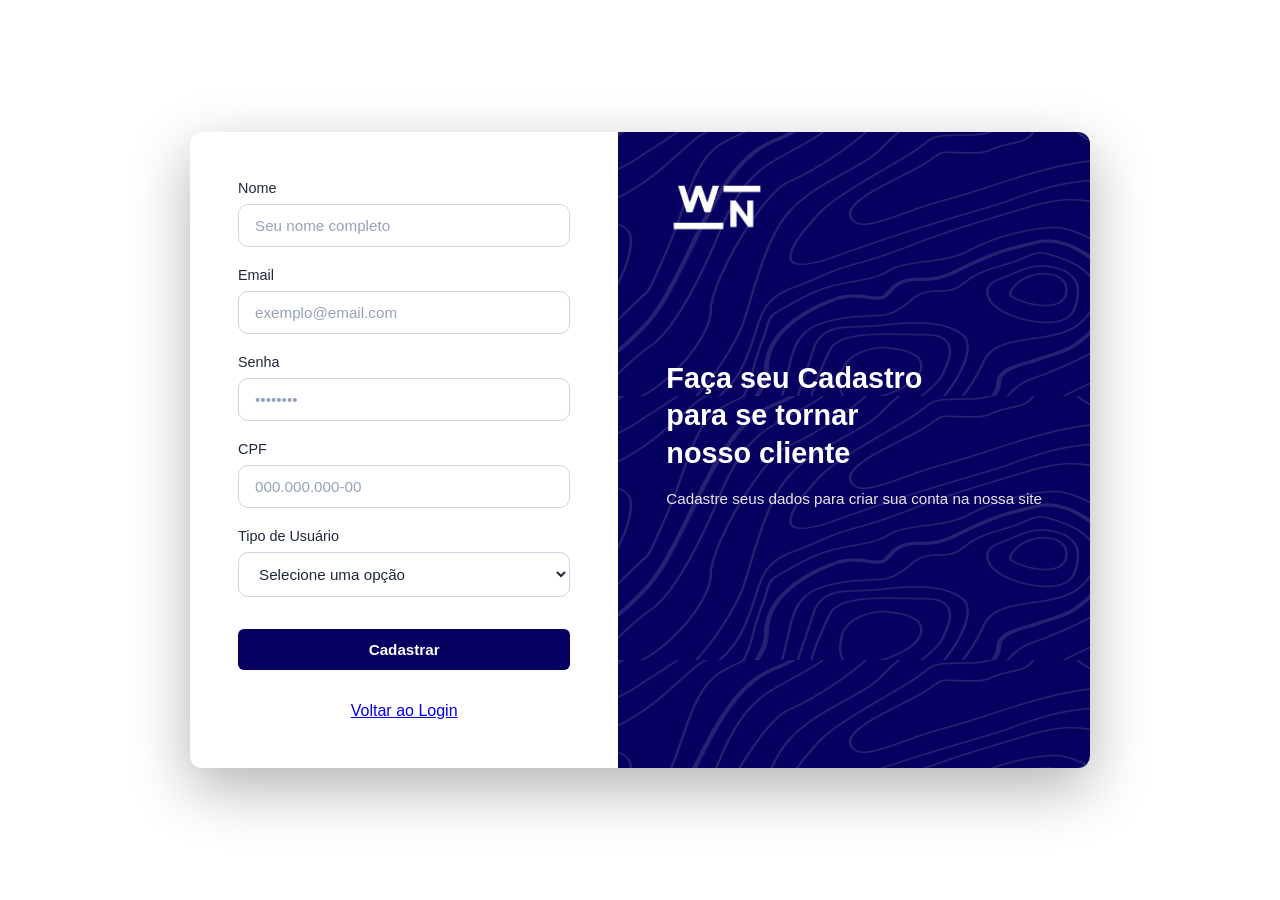
<file: WorkNet/cadastro.html>
<!DOCTYPE html>
<html lang="pt-BR">
<head>
    <meta charset="UTF-8">
    <meta name="viewport" content="width=device-width, initial-scale=1.0">
    <title>Cadastro - WorkNet</title>
    <link rel="stylesheet" href="/WorkNet/style/cadastro.css">
</head>
<body>
    <main>
        <section class="form-section">
            <form>
                <fieldset>
                    <legend class="sr-only">Dados de Cadastro</legend>
                    
                    <label for="nome">
                        <span>Nome</span>
                        <input 
                            type="text" 
                            id="nome" 
                            name="nome" 
                            placeholder="Seu nome completo"
                            required
                        >
                    </label>

                    <label for="email">
                        <span>Email</span>
                        <input 
                            type="email" 
                            id="email" 
                            name="email" 
                            placeholder="exemplo@email.com"
                            required
                        >
                    </label>

                    <label for="senha">
                        <span>Senha</span>
                        <input 
                            type="password" 
                            id="senha" 
                            name="senha" 
                            placeholder="••••••••"
                            required
                        >
                    </label>

                    <label for="cpf">
                        <span>CPF</span>
                        <input 
                            type="text" 
                            id="cpf" 
                            name="cpf" 
                            placeholder="000.000.000-00"
                            required
                        >
                    </label>

                    <label for="tipo-usuario">
                        <span>Tipo de Usuário</span>
                        <select id="tipo-usuario" name="tipo-usuario" required>
                            <option value="">Selecione uma opção</option>
                            <option value="cliente">Cliente</option>
                            <option value="prestador">Prestador de Serviços</option>
                        </select>
                    </label>
                </fieldset>

                <footer class="form-footer">
                    <button type="submit" class="btn-primary">Cadastrar</button>
                    <a href="#" class="link-login"><a href="/WorkNet/login.html">Voltar ao Login</a></a>
                </footer>
            </form>
        </section>

        <section class="welcome-section">
            <header>
                <img src="/WorkNet/img/imagem_2025-10-29_203356460-removebg-preview.png" alt="">
            </header>
            <article>
                <h2>Faça seu Cadastro<br>para se tornar<br>nosso cliente</h2>
                <p>Cadastre seus dados para criar sua conta na nossa site</p>
            </article>
        </section>
    </main>

    <script src="/WorkNet/JS/cadastro.js" defer></script>
</body>
</html>
</file>
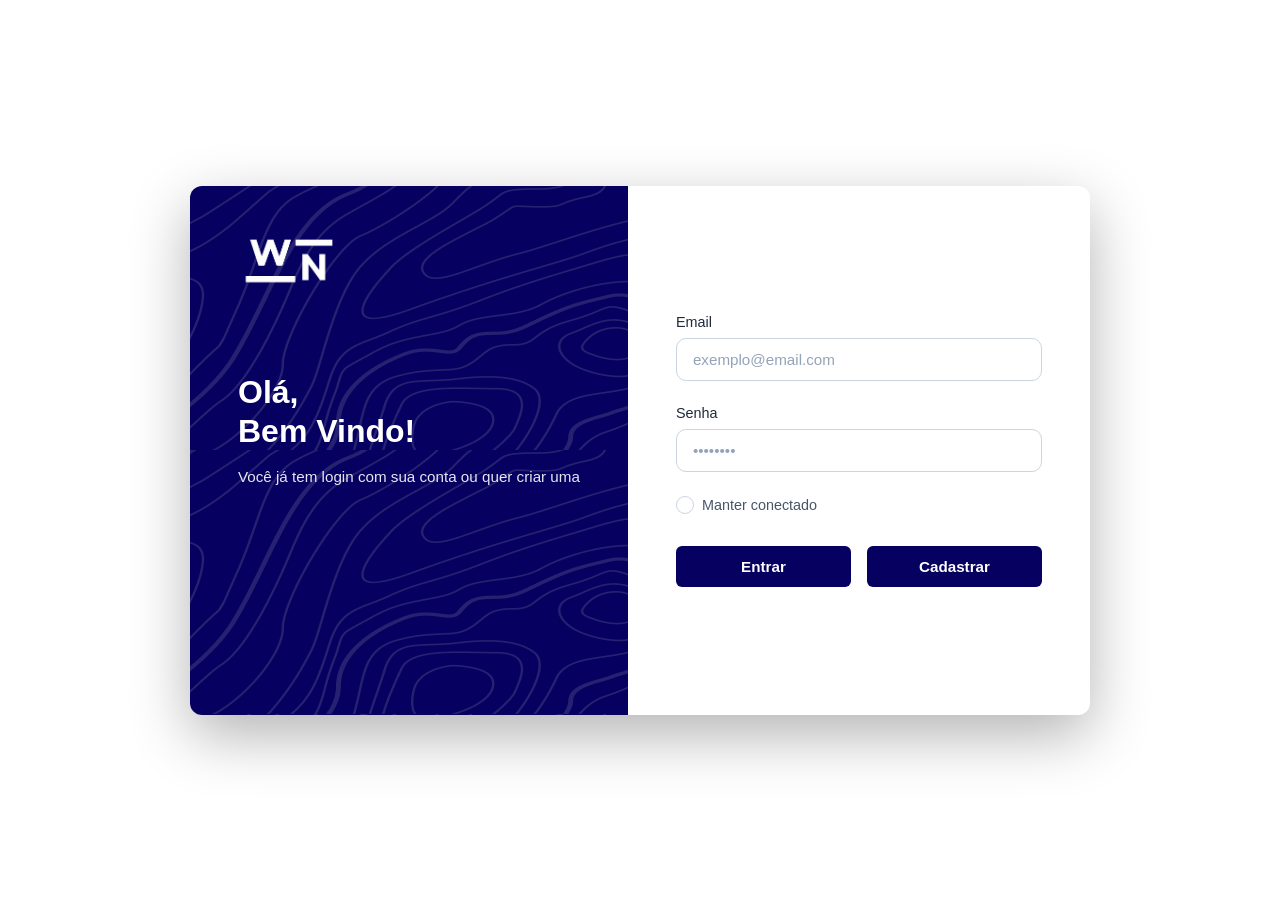
<file: WorkNet/home.html>
<!DOCTYPE html>
<html lang="pt-BR">
<head>
  <meta charset="UTF-8">
  <meta name="viewport" content="width=device-width, initial-scale=1.0">
  <title>Início - WorkNet</title>
  <link rel="stylesheet" href="/WorkNet/style/home.css">
</head>

<body>
  <!-- ===== Cabeçalho Principal ===== -->
  <header class="cabecalho-principal">
    <nav class="barra-navegacao">

      <section class="marca-navegacao">
        <img src="/WorkNet/img/imagem_2025-10-29_203356460-removebg-preview.png" alt="Logotipo WorkNet">
      </section>

      <form class="formulario-pesquisa" id="formulario-pesquisa">
        <input 
          type="search" 
          id="campo-pesquisa" 
          placeholder="Busque por serviços ou categorias..."
          autocomplete="off"
        >
        <button type="submit" aria-label="Buscar">🔍</button>
      </form>

      <section class="usuario-navegacao">
        <a href="#">Início</a>
        <a href="#">Serviços</a>
        <a href="#">Sobre</a>
        <button id="botao-sair" class="botao-sair" onclick="window.location.href='index.html'">Sair</button>
      </section>
    </nav>
  </header>

  <!-- ===== Conteúdo Principal ===== -->
  <main class="conteudo-principal">

    <!-- ===== Serviços em Destaque ===== -->
    <section class="secao-servicos-destaque">
      <header class="cabecalho-secao">
        <h2>Serviços mais contratados</h2>
      </header>

      <article class="grade-servicos">
        <figure class="item-servico">
          <img src="/WorkNet/img/carreto.jpeg" alt="Serviço de Fretagem">
          <figcaption>
            <h3>Serviço de Fretagem</h3>
            <p>Transporte rápido, seguro e confiável.</p>
          </figcaption>
        </figure>

        <figure class="item-servico">
          <img src="/WorkNet/img/download.jpeg" alt="Serviço de Doméstica">
          <figcaption>
            <h3>Serviço Doméstico</h3>
            <p>Deixe sua casa sempre limpa e organizada.</p>
          </figcaption>
        </figure>

        <figure class="item-servico">
          <img src="/WorkNet/img/download.jpeg" alt="Diarista">
          <figcaption>
            <h3>Encanador</h3>
            <p>Resolva problemas envolvendo encanção de maneira rápida.</p>
            
          </figcaption>
        </figure>
      </article>
    </section>

    <!-- ===== Categorias ===== -->
    <section class="secao-categorias">
      <header class="cabecalho-secao">
        <h2>Categorias</h2>
      </header>

      <article class="grade-categorias">
        <figure class="cartao-categoria" data-categoria="babysitter">
          <img src="" alt="Babá">
          <figcaption><h3>Babá</h3></figcaption>
        </figure>

        <figure class="cartao-categoria" data-categoria="jardinagem">
          <img src="" alt="Jardinagem">
          <figcaption><h3>Jardinagem</h3></figcaption>
        </figure>

        <figure class="cartao-categoria" data-categoria="pintura">
          <img src="" alt="Pintura">
          <figcaption><h3>Pintura</h3></figcaption>
        </figure>

        <figure class="cartao-categoria" data-categoria="eletricista">
          <img src"" alt="Eletricista">
          <figcaption><h3>Eletricista</h3></figcaption>
        </figure>
      </article>
    </section>

    <!-- ===== Divulgação de Serviços ===== -->
    <section class="secao-divulgacao-servicos">
      <header class="cabecalho-secao">
        <h2>Divulgação de Serviços</h2>
        <button class="botao-adicionar-servico" id="botao-adicionar-servico">+ Divulgar Serviço</button>
      </header>

      <section id="sem-resultados" class="sem-resultados" style="display: none;">
        <p>😕 Nenhum resultado encontrado</p>
        <span>Tente pesquisar outro termo ou categoria</span>
      </section>

      <article class="grade-divulgacoes" id="grade-servicos">
        <!-- Cards de serviços gerados via JavaScript -->
      </article>
    </section>
  </main>

  <!-- ===== Rodapé ===== -->
  <footer>
    <section class="container-rodape">

      <section class="rodape-esquerda">
        <h2 class="logo">WorkNet</h2>

        <nav aria-label="Redes sociais" class="icones-sociais">
          <ul>
            <li><a href="#"><img src="/WorkNet/img/icons/facebook.png" alt="Facebook"></a></li>
            <li><a href="#"><img src="/WorkNet/img/icons/linkedin.png" alt="LinkedIn"></a></li>
            <li><a href="#"><img src="/WorkNet/img/icons/instagram.png" alt="Instagram"></a></li>
          </ul>
        </nav>
      </section>

      <nav aria-label="Links institucionais" class="rodape-direita">
        <ul>
          <li><a href="#">Serviços Populares</a></li>
          <li><a href="#">Categorias</a></li>
          <li><a href="#">Avaliações</a></li>
          <li><a href="#">Sobre Nós</a></li>
        </ul>
      </nav>
    </section>
  </footer>

  <!-- ===== Modal de Novo Serviço ===== -->
  <section id="modal-servico" class="modal" style="display: none;">
    <article class="conteudo-modal">
      <header class="cabecalho-modal">
        <h2>Divulgar Novo Serviço</h2>
        <button class="botao-fechar-modal" id="fechar-modal">&times;</button>
      </header>

      <form id="formulario-servico">
        <fieldset>
          <legend class="sr-only">Informações do Serviço</legend>

          <label for="titulo-servico">
            <span>Título do Serviço</span>
            <input type="text" id="titulo-servico" required>
          </label>

          <label for="categoria-servico">
            <span>Categoria</span>
            <select id="categoria-servico" required>
              <option value="">Selecione uma categoria</option>
              <option value="tecnologia">💻 Tecnologia</option>
              <option value="design">🎨 Design</option>
              <option value="educacao">📚 Educação</option>
              <option value="saude">🏥 Saúde</option>
              <option value="construcao">🔨 Construção</option>
              <option value="beleza">💄 Beleza</option>
              <option value="alimentacao">🍔 Alimentação</option>
            </select>
          </label>

          <label for="descricao-servico">
            <span>Descrição</span>
            <textarea id="descricao-servico" rows="4" required></textarea>
          </label>

          <label for="preco-servico">
            <span>Preço (R$)</span>
            <input type="number" id="preco-servico" min="0" step="0.01" required>
          </label>
        </fieldset>

        <footer class="rodape-modal">
          <button type="submit" class="botao-enviar">Publicar Serviço</button>
          <button type="button" class="botao-cancelar" id="cancelar-modal">Cancelar</button>
        </footer>
      </form>
    </article>
  </section>

  <script src="/WorkNet/JS/home.js"></script>
</body>
</html>
</file>
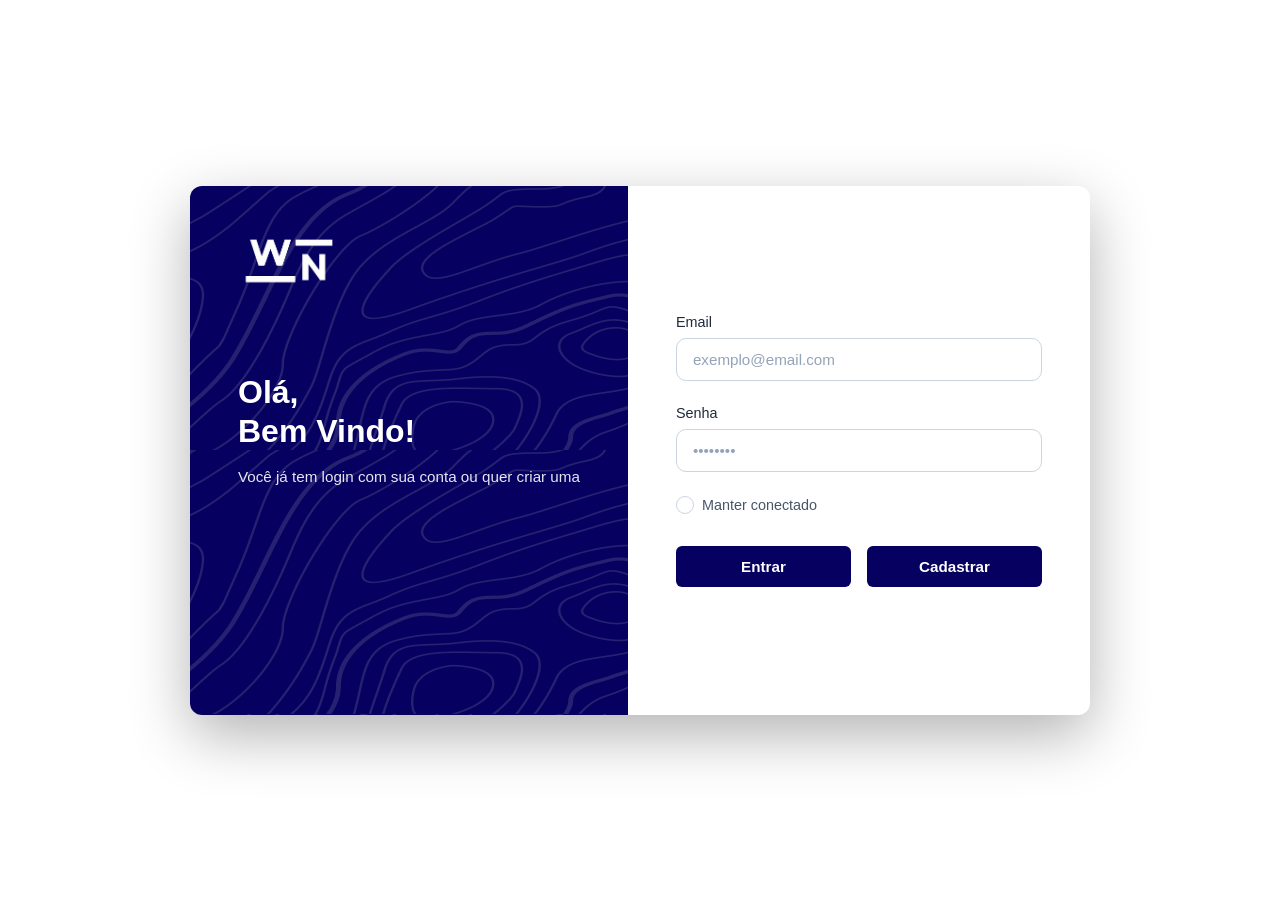
<file: WorkNet/login.html>
<!DOCTYPE html>
<html lang="pt-BR">
<head>
    <meta charset="UTF-8">
    <meta name="viewport" content="width=device-width, initial-scale=1.0">
    <title>Login - WorkNet</title>
    <link rel="stylesheet" href="/WorkNet/style/login.css">
</head>
<body>
    <main>
        <section class="welcome-section">
            <header>
                <img src="/WorkNet/img/imagem_2025-10-29_203356460-removebg-preview.png" alt="">
            </header>
            <article>
                <h2>Olá,<br>Bem Vindo!</h2>
                <p>Você já tem login com sua conta ou quer criar uma</p>
            </article>
        </section>

        <section class="form-section">
            <form>
                <fieldset>
                    <legend class="sr-only">Dados de Login</legend>
                    
                    <label for="email">
                        <span>Email</span>
                        <input 
                            type="email" 
                            id="email" 
                            name="email" 
                            placeholder="exemplo@email.com"
                            required
                        >
                    </label>

                    <label for="senha">
                        <span>Senha</span>
                        <input 
                            type="password" 
                            id="senha" 
                            name="senha" 
                            placeholder="••••••••"
                            required
                        >
                    </label>

                    <label class="checkbox-label">
                        <input 
                            type="checkbox" 
                            id="manter-conectado" 
                            name="manter-conectado"
                        >
                        <span>Manter conectado</span>
                    </label>

                </fieldset>

                <footer class="form-footer">
                    <button type="submit" class="btn-primary">Entrar</button>
                    <button type="button" class="btn-secondary"><a href="/WorkNet/cadastro.html">Cadastrar</a></button>
                </footer>
            </form>
        </section>
    </main>

    <script src="/WorkNet/JS/login.js" defer></script>
</body>
</html>
</file>
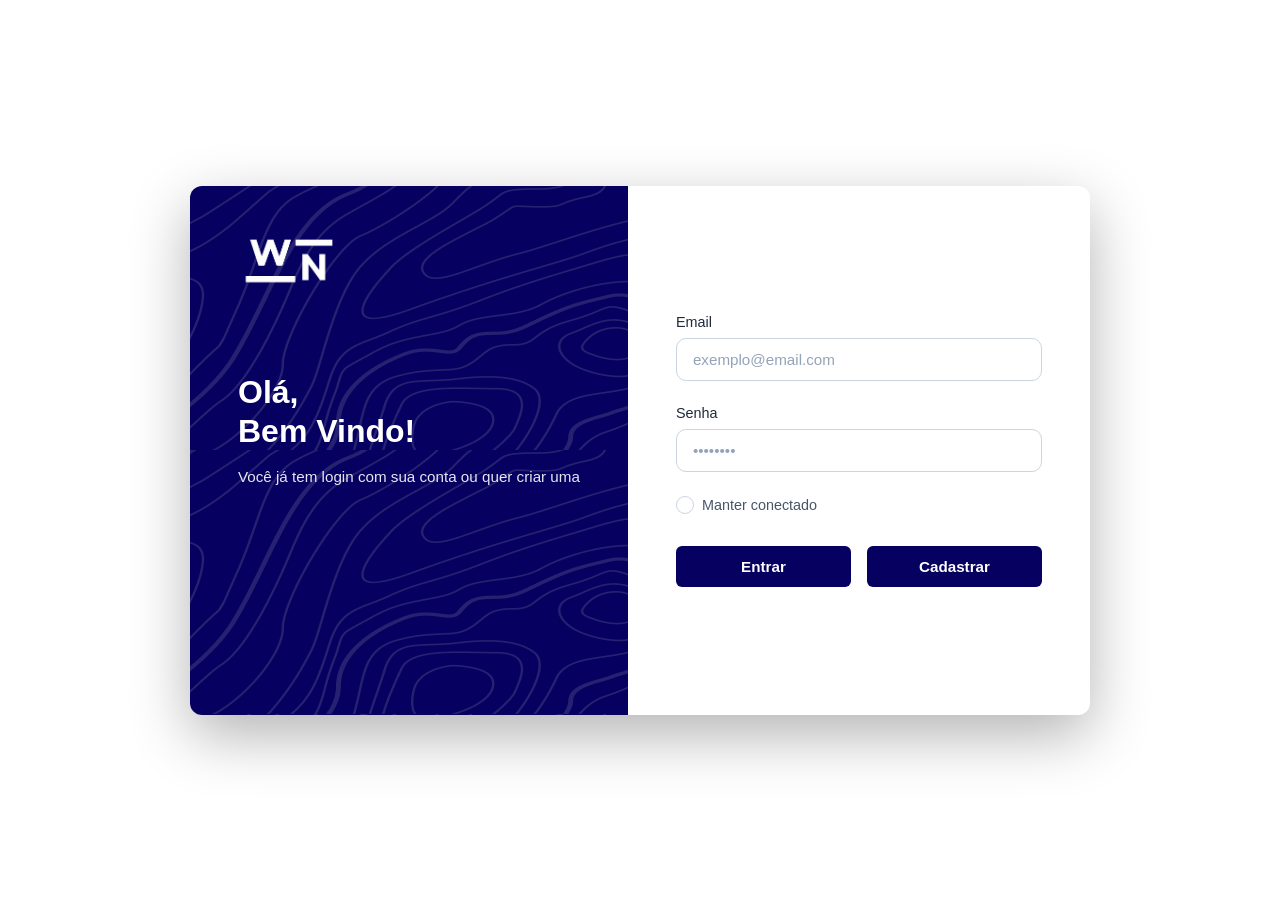
<file: WorkNet/perfil.html>
<!DOCTYPE html>
<html lang="pt-BR">
<head>
    <meta charset="UTF-8">
    <meta name="viewport" content="width=device-width, initial-scale=1.0">
    <title>WorkNet - Meu Perfil</title>
    <link rel="stylesheet" href="/WorkNet/style/perfil.css">
</head>
<body>
    <!-- Cabeçalho -->
    <header class="cabecalho-principal">
        <nav class="barra-navegacao">
            <section class="marca-navegacao">
                <a href="/WorkNet/home.html">
                    <img src="/WorkNet/img/imagem_2025-10-29_203356460-removebg-preview.png" alt="Logotipo WorkNet">
                </a>
            </section>

            <form class="formulario-pesquisa" id="formulario-pesquisa">
                <input 
                    type="search" 
                    id="campo-pesquisa" 
                    placeholder="Busque por serviços ou categorias..."
                    autocomplete="off"
                >
                <button type="submit" aria-label="Buscar">🔍</button>
            </form>

            <section class="usuario-navegacao">
                <a href="/WorkNet/home.html">Início</a>
                <a href="/WorkNet/home.html#servicos">Serviços</a>
                <a href="/WorkNet/perfil.html#sobre">Sobre</a>
                <button id="botao-perfil" class="botao-perfil" onclick="window.location.href='/WorkNet/perfil.html'">Perfil</button>
                <button id="botao-sair" class="botao-sair">Sair</button>
            </section>
        </nav>
    </header>

    <!-- Conteúdo Principal -->
    <main class="conteudo-principal">
        <section class="container-perfil">
            
            <!-- Card do Perfil -->
            <article class="card-perfil">
                <header class="perfil-header">
                    <div class="avatar-container">
                        <div class="avatar" id="avatar-usuario">
                            <span id="avatar-iniciais"></span>
                        </div>
                        <button class="btn-editar-avatar" title="Alterar foto">📷</button>
                    </div>
                    
                    <div class="perfil-info">
                        <h1 id="perfil-nome">Carregando...</h1>
                        <p class="perfil-tipo" id="perfil-tipo">...</p>
                        <p class="perfil-membro-desde">Membro desde <span id="perfil-data"></span></p>
                    </div>
                </header>

                <div class="perfil-stats">
                    <div class="stat-item">
                        <span class="stat-numero" id="stat-servicos">0</span>
                        <span class="stat-label">Serviços</span>
                    </div>
                    <div class="stat-item">
                        <span class="stat-numero" id="stat-avaliacoes">0</span>
                        <span class="stat-label">Avaliações</span>
                    </div>
                    <div class="stat-item">
                        <span class="stat-numero" id="stat-contratos">0</span>
                        <span class="stat-label">Contratos</span>
                    </div>
                </div>
            </article>

            <!-- Informações Detalhadas -->
            <article class="card-informacoes">
                <header class="card-header">
                    <h2>Informações Pessoais</h2>
                    <button class="btn-editar-info" id="btn-editar-info">✏️ Editar</button>
                </header>

                <div class="informacoes-grid">
                    <div class="info-item">
                        <span class="info-label">Email:</span>
                        <span class="info-valor" id="info-email">email@exemplo.com</span>
                    </div>

                    <div class="info-item">
                        <span class="info-label">CPF:</span>
                        <span class="info-valor" id="info-cpf">000.000.000-00</span>
                    </div>

                    <div class="info-item">
                        <span class="info-label">Tipo de Usuário:</span>
                        <span class="info-valor" id="info-tipo-usuario">Cliente</span>
                    </div>

                    <div class="info-item">
                        <span class="info-label">Cadastro:</span>
                        <span class="info-valor" id="info-data-cadastro">00/00/0000</span>
                    </div>
                </div>
            </article>

            <!-- Ações do Perfil (visível apenas para prestadores) -->
            <article class="card-acoes" id="card-acoes-prestador" style="display: none;">
                <header class="card-header">
                    <h2>Ações do Prestador</h2>
                </header>

                <div class="acoes-grid">
                    <button class="btn-acao btn-cadastrar-servico" id="btn-cadastrar-servico" onclick="window.location.href='/WorkNet/cadastro_servico.html'">
                        <span class="icone">+</span>
                        <span class="texto">Cadastrar Serviço</span>
                    </button>

                    <button class="btn-acao btn-meus-servicos" id="btn-meus-servicos">
                        <span class="icone">📋</span>
                        <span class="texto">Meus Serviços</span>
                    </button>
                </div>
            </article>

            <!-- Meus Serviços (para prestadores) -->
            <article class="card-meus-servicos" id="card-meus-servicos" style="display: none;">
                <header class="card-header">
                    <h2>Meus Serviços Cadastrados</h2>
                </header>

                <div class="servicos-lista" id="servicos-lista">
                    <!-- Serviços serão renderizados aqui -->
                </div>
            </article>

            <!-- Configurações -->
            <article class="card-configuracoes">
                <header class="card-header">
                    <h2>Configurações</h2>
                </header>

                <div class="configuracoes-lista">
                    <button class="config-item" id="btn-alterar-senha">
                        <span class="config-icone">🔒</span>
                        <div class="config-info">
                            <span class="config-titulo">Alterar Senha</span>
                            <span class="config-descricao">Modifique sua senha de acesso</span>
                        </div>
                        <span class="config-seta">›</span>
                    </button>

                    <button class="config-item" id="btn-notificacoes">
                        <span class="config-icone">🔔</span>
                        <div class="config-info">
                            <span class="config-titulo">Notificações</span>
                            <span class="config-descricao">Gerencie suas notificações</span>
                        </div>
                        <span class="config-seta">›</span>
                    </button>

                    <button class="config-item config-item-danger" id="btn-excluir-conta">
                        <span class="config-icone">🗑️</span>
                        <div class="config-info">
                            <span class="config-titulo">Excluir Conta</span>
                            <span class="config-descricao">Remover permanentemente sua conta</span>
                        </div>
                        <span class="config-seta">›</span>
                    </button>
                </div>
            </article>
        </section>
    </main>

    <!-- Rodapé -->
    <footer>
        <section class="container-rodape">
            <section class="rodape-esquerda">
                <h2 class="logo">WorkNet</h2>
                <nav aria-label="Redes sociais" class="icones-sociais">
                    <ul>
                        <li><a href="#"><img src="/WorkNet/img/icons/facebook.png" alt="Facebook"></a></li>
                        <li><a href="#"><img src="/WorkNet/img/icons/linkedin.png" alt="LinkedIn"></a></li>
                        <li><a href="#"><img src="/WorkNet/img/icons/instagram.png" alt="Instagram"></a></li>
                    </ul>
                </nav>
            </section>

            <nav aria-label="Links institucionais" class="rodape-direita">
                <ul>
                    <li><a href="/WorkNet/home.html#servicos">Serviços Populares</a></li>
                    <li><a href="/WorkNet/home.html#servicos">Categorias</a></li>
                    <li><a href="/WorkNet/home.html#servicos">Avaliações</a></li>
                    <li><a href="/WorkNet/index.html#sobre">Sobre Nós</a></li>
                </ul>
            </nav>
        </section>
    </footer>

    <script src="/WorkNet/JS/perfil.js"></script>
</body>
</html>
</file>
<file: WorkNet/style/cadastro.css>
* {
    margin: 0;
    padding: 0;
    box-sizing: border-box;
}

img{
    width: 100px;
}

.welcome-section img{
    order: 1;
}

body {
    font-family: 'Segoe UI', Tahoma, Geneva, Verdana, sans-serif;
    background-color: #ffff;
    min-height: 100vh;
    display: flex;
    justify-content: center;
    align-items: center;
    padding: 2rem;
}

.sr-only {
    position: absolute;
    width: 1px;
    height: 1px;
    padding: 0;
    margin: -1px;
    overflow: hidden;
    clip: rect(0, 0, 0, 0);
    white-space: nowrap;
    border-width: 0;
}

main {
    display: flex;
    max-width: 900px;
    width: 100%;
    background: white;
    border-radius: 12px;
    overflow: hidden;
    box-shadow: 0 20px 60px rgba(0, 0, 0, 0.3);
}

.form-section {
    flex: 1;
    padding: 3rem;
    display: flex;
    flex-direction: column;
    justify-content: center;
    order: 1;
}

.welcome-section {
    background: url(/WorkNet/img/Vector.png);
    background-color: #060061;
    color: white;
    padding: 3rem;
    display: flex;
    gap: 120px;
    flex-direction: column;
    order: 2;
}

.welcome-section header h1 {
    font-size: 2rem;
    font-weight: bold;
    letter-spacing: 2px;
}

.welcome-section header h1 span {
    text-decoration: underline;
}

.welcome-section article h2 {
    font-size: 1.8rem;
    margin-bottom: 1rem;
    line-height: 1.3;
}

.welcome-section article p {
    font-size: 0.95rem;
    opacity: 0.9;
    line-height: 1.5;
}

form {
    width: 100%;
}

fieldset {
    border: none;
    display: flex;
    flex-direction: column;
    gap: 1.25rem;
    margin-bottom: 2rem;
}

label {
    display: flex;
    flex-direction: column;
    gap: 0.5rem;
}

label span {
    font-size: 0.9rem;
    font-weight: 500;
    color: #1e293b;
}

input,
select {
    padding: 0.75rem 1rem;
    border: 1px solid #cbd5e1;
    border-radius: 10px;
    font-size: 0.95rem;
    transition: border-color 0.3s;
    background-color: white;
}

input:focus,
select:focus {
    outline: none;
    border-color: #3b82f6;
}

input::placeholder {
    color: #94a3b8;
}

select {
    cursor: pointer;
    color: #1e293b;
}

select option {
    padding: 0.5rem;
}

.form-footer {
    display: flex;
    flex-direction: column;
    gap: 1rem;
    align-items: center;
}

button {
    width: 100%;
    padding: 0.75rem 1.5rem;
    border: none;
    border-radius: 6px;
    font-size: 0.95rem;
    font-weight: 600;
    cursor: pointer;
    transition: all 0.3s;
}

.btn-primary {
    background-color: #060061;
    color: white;
}

.btn-primary:hover {
    background-color: #060061;
    transform: translateY(-2px);
    box-shadow: 0 4px 12px rgba(59, 130, 246, 0.4);
}

.link-login {
    color: #2563eb;
    text-decoration: none;
    font-size: 0.9rem;
    transition: color 0.3s;
}

.link-login:hover {
    color: #2563eb;
    text-decoration: underline;
}

@media (max-width: 768px) {
    main {
        flex-direction: column;
    }

    .form-section {
        padding: 2rem;
        order: 2;
    }

    .welcome-section {
        padding: 2rem;
        order: 1;
    }
}
</file>
<file: WorkNet/style/home.css>
/* ============================================
   RESET GERAL
============================================ */
* {
  margin: 0;
  padding: 0;
  box-sizing: border-box;
}

/* ============================================
   CONFIGURAÇÃO BÁSICA
============================================ */
body {
  font-family: 'Segoe UI', Tahoma, Geneva, Verdana, sans-serif;
  background-color: #f1f5f9;
  min-height: 100vh;
  display: flex;
  flex-direction: column;
}

/* ============================================
   ELEMENTOS VISUALMENTE ESCONDIDOS (ACESSIBILIDADE)
============================================ */
.sr-only {
  position: absolute;
  width: 1px;
  height: 1px;
  padding: 0;
  margin: -1px;
  overflow: hidden;
  clip: rect(0, 0, 0, 0);
  white-space: nowrap;
  border-width: 0;
}

/* ============================================
   CABEÇALHO PRINCIPAL
============================================ */
.cabecalho-principal {
  background: url(/WorkNet/img/Vector.png);
  background-color: #060061;
  box-shadow: 0 2px 8px rgba(0, 0, 0, 0.1);
  position: sticky;
  top: 0;
  z-index: 100;
}

.barra-navegacao {
  max-width: 1400px;
  margin: 0 auto;
  padding: 1rem 2rem;
  display: flex;
  align-items: center;
  gap: 300px;
}

.marca-navegacao img {
  width: 100px;
  height: auto;
}

/* ===== Formulário de Pesquisa ===== */
.formulario-pesquisa {
  flex: 1;
  max-width: 600px;
  display: flex;
  gap: 1rem;
}

.formulario-pesquisa input {
  flex: 1;
  padding: 0.75rem 1rem;
  border: 2px solid #e2e8f0;
  border-radius: 20px;
  font-size: 0.95rem;
  transition: border-color 0.3s;
}

.formulario-pesquisa input:focus {
  outline: none;
  border-color: #060061;
}

.formulario-pesquisa button {
  padding: 0.5rem 0.5rem;
  color: white;
  border: none;
  border-radius: 25px;
  cursor: pointer;
  font-size: 1.2rem;
  transition: background-color 0.3s;
}

.formulario-pesquisa button:hover {
  background-color: #ebebeb;
}

/* ===== Navegação do Usuário ===== */
.usuario-navegacao {
  display: flex;
  align-items: center;
  gap: 1rem;
}

.usuario-navegacao a {
  color: #fff;
  text-decoration: none;
}

.botao-sair {
  padding: 0.75rem 1.5rem;
  background-color: #ef4444;
  color: white;
  border: none;
  border-radius: 6px;
  cursor: pointer;
  font-weight: 600;
  transition: background-color 0.3s;
}

.botao-sair:hover {
  background-color: #dc2626;
}

/* ============================================
   CONTEÚDO PRINCIPAL
============================================ */
.conteudo-principal {
  flex: 1;
  max-width: 1400px;
  width: 100%;
  margin: 0 auto;
  padding: 3rem 2rem;
}

/* ===== Cabeçalhos de Seção ===== */
.cabecalho-secao {
  margin-bottom: 2rem;
  text-align: center;
}

.cabecalho-secao h2 {
  font-size: 40px;
  color: #060061;
}

/* ============================================
   SERVIÇOS EM DESTAQUE
============================================ */
.secao-servicos-destaque {
  margin-bottom: 4rem;
}

.grade-servicos {
  display: grid;
  grid-template-columns: repeat(auto-fit, minmax(280px, 1fr));
  gap: 2rem;
  margin-top: 2rem;
}

.item-servico {
  background: white;
  border-radius: 12px;
  overflow: hidden;
  box-shadow: 0 2px 12px rgba(0, 0, 0, 0.1);
  transition: transform 0.3s, box-shadow 0.3s;
  cursor: pointer;
}

.item-servico:hover {
  transform: translateY(-8px);
  box-shadow: 0 8px 24px rgba(0, 0, 0, 0.15);
}

.item-servico img {
  width: 100%;
  height: 200px;
  object-fit: cover;
}

.item-servico figcaption {
  padding: 1.5rem;
}

.item-servico h3 {
  font-size: 1.1rem;
  color: #1e293b;
  margin-bottom: 0.5rem;
}

.item-servico p {
  font-size: 0.9rem;
  color: #64748b;
}

/* ============================================
   CATEGORIAS
============================================ */
.secao-categorias {
  margin-bottom: 4rem;
}

.grade-categorias {
  display: grid;
  grid-template-columns: repeat(auto-fit, minmax(250px, 1fr));
  gap: 2rem;
  margin-top: 2rem;
}

.cartao-categoria {
  background: white;
  border-radius: 12px;
  overflow: hidden;
  box-shadow: 0 2px 12px rgba(0, 0, 0, 0.1);
  transition: transform 0.3s, box-shadow 0.3s;
  cursor: pointer;
}

.cartao-categoria:hover {
  transform: translateY(-8px);
  box-shadow: 0 8px 24px rgba(0, 0, 0, 0.15);
}

.cartao-categoria img {
  width: 100%;
  height: 180px;
  object-fit: cover;
}

.cartao-categoria figcaption {
  padding: 1rem;
  text-align: center;
}

.cartao-categoria h3 {
  font-size: 1rem;
  color: #1e293b;
  font-weight: 600;
}

/* ============================================
   DIVULGAÇÃO DE SERVIÇOS
============================================ */
.secao-divulgacao-servicos {
  margin-bottom: 4rem;
}

.secao-divulgacao-servicos .cabecalho-secao {
  display: flex;
  justify-content: space-between;
  align-items: center;
  text-align: left;
}

/* ===== Botão Adicionar Serviço ===== */
.botao-adicionar-servico {
  padding: 0.75rem 1.5rem;
  background-color: #060061;
  color: white;
  border: none;
  border-radius: 8px;
  font-weight: 600;
  cursor: pointer;
  transition: all 0.3s;
  font-size: 0.95rem;
}

.botao-adicionar-servico:hover {
  background-color: #040048;
  transform: translateY(-2px);
  box-shadow: 0 4px 12px rgba(6, 0, 97, 0.3);
}

/* ===== Nenhum Resultado ===== */
.sem-resultados {
  text-align: center;
  padding: 3rem;
  color: #64748b;
}

.sem-resultados p {
  font-size: 1.5rem;
  margin-bottom: 0.5rem;
}

.sem-resultados span {
  font-size: 1rem;
}

/* ===== Grade de Serviços ===== */
.grade-divulgacoes {
  display: grid;
  grid-template-columns: repeat(auto-fit, minmax(280px, 1fr));
  gap: 2rem;
  margin-top: 2rem;
}

.cartao-divulgacao {
  background: white;
  border-radius: 12px;
  overflow: hidden;
  box-shadow: 0 2px 12px rgba(0, 0, 0, 0.1);
  transition: transform 0.3s, box-shadow 0.3s;
  cursor: pointer;
}

.cartao-divulgacao:hover {
  transform: translateY(-8px);
  box-shadow: 0 8px 24px rgba(0, 0, 0, 0.15);
}

.cartao-divulgacao img {
  width: 100%;
  height: 180px;
  object-fit: cover;
}

.cartao-divulgacao figcaption {
  padding: 1.5rem;
}

/* ============================================
   MODAL DE SERVIÇO
============================================ */
.modal {
  position: fixed;
  top: 0;
  left: 0;
  width: 100%;
  height: 100%;
  background-color: rgba(0, 0, 0, 0.6);
  display: flex;
  justify-content: center;
  align-items: center;
  z-index: 1000;
}

.conteudo-modal {
  background: white;
  border-radius: 12px;
  width: 90%;
  max-width: 600px;
  max-height: 90vh;
  overflow-y: auto;
  box-shadow: 0 20px 60px rgba(0, 0, 0, 0.3);
}

.cabecalho-modal {
  display: flex;
  justify-content: space-between;
  align-items: center;
  padding: 1.5rem;
  border-bottom: 2px solid #f1f5f9;
}

.cabecalho-modal h2 {
  font-size: 1.5rem;
  color: #1e293b;
}

.botao-fechar-modal {
  background: none;
  border: none;
  font-size: 2rem;
  color: #64748b;
  cursor: pointer;
  transition: color 0.3s;
}

.botao-fechar-modal:hover {
  color: #1e293b;
}

/* ===== Formulário do Modal ===== */
.conteudo-modal form {
  padding: 1.5rem;
}

.conteudo-modal fieldset {
  border: none;
  display: flex;
  flex-direction: column;
  gap: 1.25rem;
}

.conteudo-modal label {
  display: flex;
  flex-direction: column;
  gap: 0.5rem;
}

.conteudo-modal label span {
  font-size: 0.9rem;
  font-weight: 500;
  color: #1e293b;
}

.conteudo-modal input,
.conteudo-modal select,
.conteudo-modal textarea {
  padding: 0.75rem 1rem;
  border: 1px solid #cbd5e1;
  border-radius: 8px;
  font-size: 0.95rem;
  font-family: inherit;
  transition: border-color 0.3s;
}

.conteudo-modal input:focus,
.conteudo-modal select:focus,
.conteudo-modal textarea:focus {
  outline: none;
  border-color: #060061;
}

/* ===== Rodapé do Modal ===== */
.rodape-modal {
  display: flex;
  gap: 1rem;
  padding: 1.5rem;
  border-top: 2px solid #f1f5f9;
}

.botao-enviar,
.botao-cancelar {
  flex: 1;
  padding: 0.75rem 1.5rem;
  border: none;
  border-radius: 8px;
  font-weight: 600;
  cursor: pointer;
  transition: all 0.3s;
}

.botao-enviar {
  background-color: #060061;
  color: white;
}

.botao-enviar:hover {
  background-color: #040048;
}

.botao-cancelar {
  background-color: #e2e8f0;
  color: #475569;
}

.botao-cancelar:hover {
  background-color: #cbd5e1;
}

/* ============================================
   RODAPÉ
============================================ */
footer {
  background-color: #00084f;
  background-image: url(/WorkNet/img/Vector.png);
  background-repeat: no-repeat;
  background-size: cover;
  color: #fff;
  padding: 3rem 5rem;
  font-family: 'Poppins', sans-serif;
}

.container-rodape {
  display: flex;
  justify-content: space-between;
  align-items: center;
  flex-wrap: nowrap;
  width: 100%;
}

/* ===== Lado Esquerdo ===== */
.rodape-esquerda {
  display: flex;
  flex-direction: column;
  gap: 1.5rem;
}

.logo {
  font-size: 1.3rem;
  font-weight: 500;
  color: #fff;
}

/* ===== Ícones Sociais ===== */
.icones-sociais ul {
  display: flex;
  gap: 1rem;
  list-style: none;
}

.icones-sociais a img {
  width: 28px;
  height: 28px;
  transition: transform 0.3s ease, opacity 0.3s ease;
  filter: brightness(0) invert(1);
}

.icones-sociais a img:hover {
  opacity: 0.7;
  transform: scale(1.1);
}

/* ===== Lado Direito ===== */
.rodape-direita ul {
  list-style: none;
  display: flex;
  flex-direction: column;
  gap: 0.8rem;
  text-align: right;
}

.rodape-direita a {
  color: #fff;
  text-decoration: none;
  font-size: 0.9rem;
  transition: opacity 0.3s ease;
}

.rodape-direita a:hover {
  opacity: 0.7;
}

/* ============================================
   RESPONSIVIDADE
============================================ */
@media (max-width: 1024px) {
  .grade-servicos,
  .grade-categorias,
  .grade-divulgacoes {
    grid-template-columns: repeat(auto-fit, minmax(250px, 1fr));
  }
}

@media (max-width: 768px) {
  .barra-navegacao {
    flex-direction: column;
    gap: 1rem;
  }

  .formulario-pesquisa {
    width: 100%;
    max-width: 100%;
  }

  .conteudo-principal {
    padding: 1.5rem 1rem;
  }

  .grade-servicos,
  .grade-categorias,
  .grade-divulgacoes {
    grid-template-columns: 1fr;
  }

  .secao-divulgacao-servicos .cabecalho-secao {
    flex-direction: column;
    gap: 1rem;
    align-items: flex-start;
  }

  .botao-adicionar-servico {
    width: 100%;
  }

  .container-rodape {
    flex-direction: column;
    gap: 2rem;
    text-align: center;
  }

  .rodape-direita ul {
    text-align: center;
  }
}
</file>
<file: WorkNet/style/login.css>
* {
    margin: 0;
    padding: 0;
    box-sizing: border-box;
}

body {
    font-family: 'Segoe UI', Tahoma, Geneva, Verdana, sans-serif;
    background-color: #ffff;
    min-height: 100vh;
    display: flex;
    justify-content: center;
    align-items: center;
    padding: 2rem;
}


img{
    width: 100px;
}

.sr-only {
    position: absolute;
    width: 1px;
    height: 1px;
    padding: 0;
    margin: -1px;
    overflow: hidden;
    clip: rect(0, 0, 0, 0);
    white-space: nowrap;
    border-width: 0;
}

main {
    display: flex;
    max-width: 900px;
    width: 100%;
    background: white;
    border-radius: 12px;
    overflow: hidden;
    box-shadow: 0 20px 60px rgba(0, 0, 0, 0.3);
}

.welcome-section {
    background: url(/WorkNet/img/Vector.png);
    background-color: #060061;
    color: white;
    padding: 3rem;
    display: flex;
    gap: 80px;
    flex-direction: column;
}

.welcome-section header h1 {
    font-size: 2rem;
    font-weight: bold;
    letter-spacing: 2px;
}

.welcome-section header h1 span {
    text-decoration: underline;
}

.welcome-section article h2 {
    font-size: 2rem;
    margin-bottom: 1rem;
    line-height: 1.2;
}

.welcome-section article p {
    font-size: 0.95rem;
    opacity: 0.9;
    line-height: 1.5;
}

.form-section {
    flex: 1;
    padding: 3rem;
    padding-bottom: 8rem;
    padding-top: 8rem;
    display: flex;
    flex-direction: column;
    justify-content: center;
}

form {
    width: 100%;
}

fieldset {
    border: none;
    display: flex;
    flex-direction: column;
    gap: 1.5rem;
    margin-bottom: 2rem;
}

label {
    display: flex;
    flex-direction: column;
    gap: 0.5rem;
}

label span {
    font-size: 0.9rem;
    font-weight: 500;
    color: #1e293b;
}

input {
    padding: 0.75rem 1rem;
    border: 1px solid #cbd5e1;
    border-radius: 10px;
    font-size: 0.95rem;
    transition: border-color 0.3s;
}

input:focus {
    outline: none;
    border-color: #3b82f6;
}

input::placeholder {
    color: #94a3b8;
}

.form-footer {
    display: flex;
    gap: 1rem;
}

button {
    flex: 1;
    padding: 0.75rem 1.5rem;
    border: none;
    border-radius: 6px;
    font-size: 0.95rem;
    font-weight: 600;
    cursor: pointer;
    transition: all 0.3s;
}

.btn-primary {
    background-color: #060061;
    color: white;
}

.btn-primary:hover {
    background-color: #2563eb;
    transform: translateY(-2px);
    box-shadow: 0 4px 12px rgba(59, 130, 246, 0.4);
}

.btn-secondary {
    background-color: #060061;
    color: white;
}

.btn-secondary a{
    text-decoration: none;
    color: #ffff;
}

.btn-secondary:hover {
    background-color: #2563eb;
    transform: translateY(-2px);
    box-shadow: 0 4px 12px rgba(30, 41, 59, 0.4);
}

.checkbox-label {
    flex-direction: row;
    align-items: center;
    /* gap: 0.5rem; */
    cursor: pointer;
}

.checkbox-label input[type="checkbox"] {
    appearance: none;
    -webkit-appearance: none;
    padding: 8px;
    cursor: pointer;
    position: relative;
    transition: all 0.3s ease;
}

.checkbox-label input[type="checkbox"]:hover {
    border-color: #060061;
}

.checkbox-label input[type="checkbox"]:checked {
    background-color: #060061;
    border-color: #060061;
}


.checkbox-label span {
    font-size: 0.9rem;
    font-weight: 400;
    color: #475569;
    cursor: pointer;
    user-select: none;
}

.checkbox-label:hover span {
    color: #1e293b;
}

@media (max-width: 768px) {
    main {
        flex-direction: column;
    }

    .welcome-section {
        padding: 2rem;
    }

    .form-section {
        padding: 2rem;
    }
}
</file>
<file: WorkNet/style/perfil.css>
* {
    margin: 0;
    padding: 0;
    box-sizing: border-box;
}

body {
    font-family: 'Segoe UI', Tahoma, Geneva, Verdana, sans-serif;
    background-color: #f1f5f9;
    min-height: 100vh;
    display: flex;
    flex-direction: column;
}

/* ===== CABEÇALHO ===== */
.cabecalho-principal {
    background: url(/WorkNet/img/Vector.png);
    background-color: #060061;
    box-shadow: 0 2px 8px rgba(0, 0, 0, 0.1);
    position: sticky;
    top: 0;
    z-index: 100;
}

.barra-navegacao {
    max-width: 1400px;
    margin: 0 auto;
    padding: 1rem 2rem;
    display: flex;
    align-items: center;
    gap: 2rem;
}

.marca-navegacao img {
    width: 100px;
    height: auto;
}

.formulario-pesquisa {
    flex: 1;
    max-width: 600px;
    display: flex;
    gap: 1rem;
}

.formulario-pesquisa input {
    flex: 1;
    padding: 0.75rem 1rem;
    border: 2px solid #e2e8f0;
    border-radius: 20px;
    font-size: 0.95rem;
    transition: border-color 0.3s;
}

.formulario-pesquisa input:focus {
    outline: none;
    border-color: #fff;
}

.formulario-pesquisa button {
    padding: 0.5rem 0.5rem;
    color: white;
    border: none;
    border-radius: 25px;
    cursor: pointer;
    font-size: 1.2rem;
    transition: background-color 0.3s;
    background: transparent;
}

.usuario-navegacao {
    display: flex;
    align-items: center;
    gap: 1rem;
}

.usuario-navegacao a {
    color: #fff;
    text-decoration: none;
    transition: opacity 0.3s;
}

.usuario-navegacao a:hover {
    opacity: 0.8;
}

.botao-perfil {
    padding: 0.75rem 1.5rem;
    background-color: #fff;
    color: #060061;
    border: none;
    border-radius: 6px;
    cursor: pointer;
    font-weight: 600;
    transition: background-color 0.3s;
}

.botao-perfil:hover {
    background-color: #f1f5f9;
}

.botao-sair {
    padding: 0.75rem 1.5rem;
    background-color: #ef4444;
    color: white;
    border: none;
    border-radius: 6px;
    cursor: pointer;
    font-weight: 600;
    transition: background-color 0.3s;
}

.botao-sair:hover {
    background-color: #dc2626;
}

/* ===== CONTEÚDO PRINCIPAL ===== */
.conteudo-principal {
    flex: 1;
    max-width: 1200px;
    width: 100%;
    margin: 0 auto;
    padding: 3rem 2rem;
}

.container-perfil {
    display: flex;
    flex-direction: column;
    gap: 2rem;
}

/* ===== CARD DO PERFIL ===== */
.card-perfil {
    background: white;
    border-radius: 16px;
    padding: 2.5rem;
    box-shadow: 0 2px 12px rgba(0, 0, 0, 0.1);
}

.perfil-header {
    display: flex;
    align-items: center;
    gap: 2rem;
    margin-bottom: 2rem;
}

.avatar-container {
    position: relative;
}

.avatar {
    width: 120px;
    height: 120px;
    border-radius: 50%;
    background: linear-gradient(135deg, #060061, #3b82f6);
    display: flex;
    align-items: center;
    justify-content: center;
    font-size: 3rem;
    color: white;
    font-weight: bold;
    box-shadow: 0 4px 12px rgba(0, 0, 0, 0.15);
}

.btn-editar-avatar {
    position: absolute;
    bottom: 0;
    right: 0;
    width: 40px;
    height: 40px;
    border-radius: 50%;
    background: #060061;
    color: white;
    border: 3px solid white;
    cursor: pointer;
    font-size: 1.2rem;
    transition: all 0.3s;
}

.btn-editar-avatar:hover {
    background: #040048;
    transform: scale(1.1);
}

.perfil-info h1 {
    font-size: 2rem;
    color: #1e293b;
    margin-bottom: 0.5rem;
}

.perfil-tipo {
    display: inline-block;
    padding: 0.5rem 1rem;
    background: #dbeafe;
    color: #060061;
    border-radius: 20px;
    font-size: 0.9rem;
    font-weight: 600;
    margin-bottom: 0.5rem;
}

.perfil-membro-desde {
    color: #64748b;
    font-size: 0.9rem;
}

.perfil-stats {
    display: grid;
    grid-template-columns: repeat(3, 1fr);
    gap: 2rem;
    padding-top: 2rem;
    border-top: 2px solid #f1f5f9;
}

.stat-item {
    text-align: center;
}

.stat-numero {
    display: block;
    font-size: 2rem;
    font-weight: bold;
    color: #060061;
    margin-bottom: 0.5rem;
}

.stat-label {
    display: block;
    color: #64748b;
    font-size: 0.9rem;
}

/* ===== CARDS GENÉRICOS ===== */
.card-informacoes,
.card-acoes,
.card-meus-servicos,
.card-configuracoes {
    background: white;
    border-radius: 16px;
    padding: 2rem;
    box-shadow: 0 2px 12px rgba(0, 0, 0, 0.1);
}

.card-header {
    display: flex;
    justify-content: space-between;
    align-items: center;
    margin-bottom: 1.5rem;
    padding-bottom: 1rem;
    border-bottom: 2px solid #f1f5f9;
}

.card-header h2 {
    font-size: 1.5rem;
    color: #1e293b;
}

.btn-editar-info {
    padding: 0.5rem 1rem;
    background: #f1f5f9;
    border: none;
    border-radius: 8px;
    color: #060061;
    font-weight: 600;
    cursor: pointer;
    transition: all 0.3s;
}

.btn-editar-info:hover {
    background: #e2e8f0;
}

/* ===== INFORMAÇÕES ===== */
.informacoes-grid {
    display: grid;
    grid-template-columns: repeat(2, 1fr);
    gap: 1.5rem;
}

.info-item {
    display: flex;
    flex-direction: column;
    gap: 0.5rem;
}

.info-label {
    font-size: 0.85rem;
    color: #64748b;
    font-weight: 500;
}

.info-valor {
    font-size: 1rem;
    color: #1e293b;
    font-weight: 600;
}

/* ===== AÇÕES DO PRESTADOR ===== */
.acoes-grid {
    display: flex;
    justify-content: center;
    gap: 1.5rem;
}

.btn-acao {
    display: flex;
    flex-direction: column;
    align-items: center;
    gap: 1rem;
    padding-top: 20px;
    padding-bottom: 20px;
    padding-left: 80px;
    padding-right: 80px;
    border: none;
    border-radius: 12px;
    color: white;
    cursor: pointer;
    transition: all 0.3s;
}

.btn-acao:hover {
    transform: translateY(-4px);
    box-shadow: 0 8px 24px rgba(6, 0, 97, 0.3);
}

.btn-acao .icone {
    font-size: 2.5rem;
}

.btn-acao .texto {
    font-size: 1rem;
    font-weight: 600;
}

.btn-cadastrar-servico {
    background-color: #0f077c;
}

.btn-meus-servicos {
    background-color: #0f077c;
}


/* ===== SERVIÇOS LISTA ===== */
.servicos-lista {
    display: flex;
    flex-direction: column;
    gap: 1rem;
}

.servico-item {
    display: flex;
    justify-content: space-between;
    align-items: center;
    padding: 1.5rem;
    background: #f8fafc;
    border-radius: 12px;
    border: 2px solid #e2e8f0;
    transition: all 0.3s;
}

.servico-item:hover {
    border-color: #060061;
    box-shadow: 0 4px 12px rgba(0, 0, 0, 0.1);
}

.servico-info h3 {
    color: #1e293b;
    margin-bottom: 0.5rem;
}

.servico-info p {
    color: #64748b;
    font-size: 0.9rem;
}

.servico-acoes {
    display: flex;
    gap: 0.5rem;
}

.btn-servico {
    padding: 0.5rem 1rem;
    border: none;
    border-radius: 6px;
    cursor: pointer;
    font-weight: 600;
    transition: all 0.3s;
}

.btn-editar-servico {
    background: #dbeafe;
    color: #060061;
}

.btn-editar-servico:hover {
    background: #bfdbfe;
}

.btn-excluir-servico {
    background: #fee2e2;
    color: #dc2626;
}

.btn-excluir-servico:hover {
    background: #fecaca;
}

/* ===== CONFIGURAÇÕES ===== */
.configuracoes-lista {
    display: flex;
    flex-direction: column;
    gap: 0.5rem;
}

.config-item {
    display: flex;
    align-items: center;
    gap: 1rem;
    padding: 1.5rem;
    background: #f8fafc;
    border: 2px solid #e2e8f0;
    border-radius: 12px;
    cursor: pointer;
    transition: all 0.3s;
    width: 100%;
    text-align: left;
}

.config-item:hover {
    background: white;
    border-color: #060061;
}

.config-item-danger:hover {
    background: #fef2f2;
    border-color: #dc2626;
}

.config-icone {
    font-size: 1.5rem;
}

.config-info {
    flex: 1;
    display: flex;
    flex-direction: column;
    gap: 0.25rem;
}

.config-titulo {
    font-weight: 600;
    color: #1e293b;
}

.config-descricao {
    font-size: 0.85rem;
    color: #64748b;
}

.config-seta {
    font-size: 1.5rem;
    color: #cbd5e1;
}

/* ===== RODAPÉ ===== */
footer {
    background-color: #00084f;
    background-image: url(/WorkNet/img/Vector.png);
    background-repeat: no-repeat;
    background-size: cover;
    color: #fff;
    padding: 3rem 5rem;
    margin-top: auto;
}

.container-rodape {
    display: flex;
    justify-content: space-between;
    align-items: center;
}

.rodape-esquerda {
    display: flex;
    flex-direction: column;
    gap: 1.5rem;
}

.logo {
    font-size: 1.3rem;
    font-weight: 500;
    color: #fff;
}

.icones-sociais ul {
    display: flex;
    gap: 1rem;
    list-style: none;
}

.icones-sociais a img {
    width: 28px;
    height: 28px;
    transition: transform 0.3s ease, opacity 0.3s ease;
    filter: brightness(0) invert(1);
}

.icones-sociais a img:hover {
    opacity: 0.7;
    transform: scale(1.1);
}

.rodape-direita ul {
    list-style: none;
    display: flex;
    flex-direction: column;
    gap: 0.8rem;
    text-align: right;
}

.rodape-direita a {
    color: #fff;
    text-decoration: none;
    font-size: 0.9rem;
    transition: opacity 0.3s ease;
}

.rodape-direita a:hover {
    opacity: 0.7;
}

/* ===== RESPONSIVIDADE ===== */
@media (max-width: 1024px) {
    .acoes-grid {
        grid-template-columns: 1fr;
    }
}

@media (max-width: 768px) {
    .barra-navegacao {
        flex-direction: column;
        gap: 1rem;
    }

    .perfil-header {
        flex-direction: column;
        text-align: center;
    }

    .perfil-stats {
        grid-template-columns: 1fr;
        gap: 1rem;
    }

    .informacoes-grid {
        grid-template-columns: 1fr;
    }

    .acoes-grid {
        grid-template-columns: 1fr;
    }

    .container-rodape {
        flex-direction: column;
        gap: 2rem;
        text-align: center;
    }

    .rodape-direita ul {
        text-align: center;
    }
}
</file>
